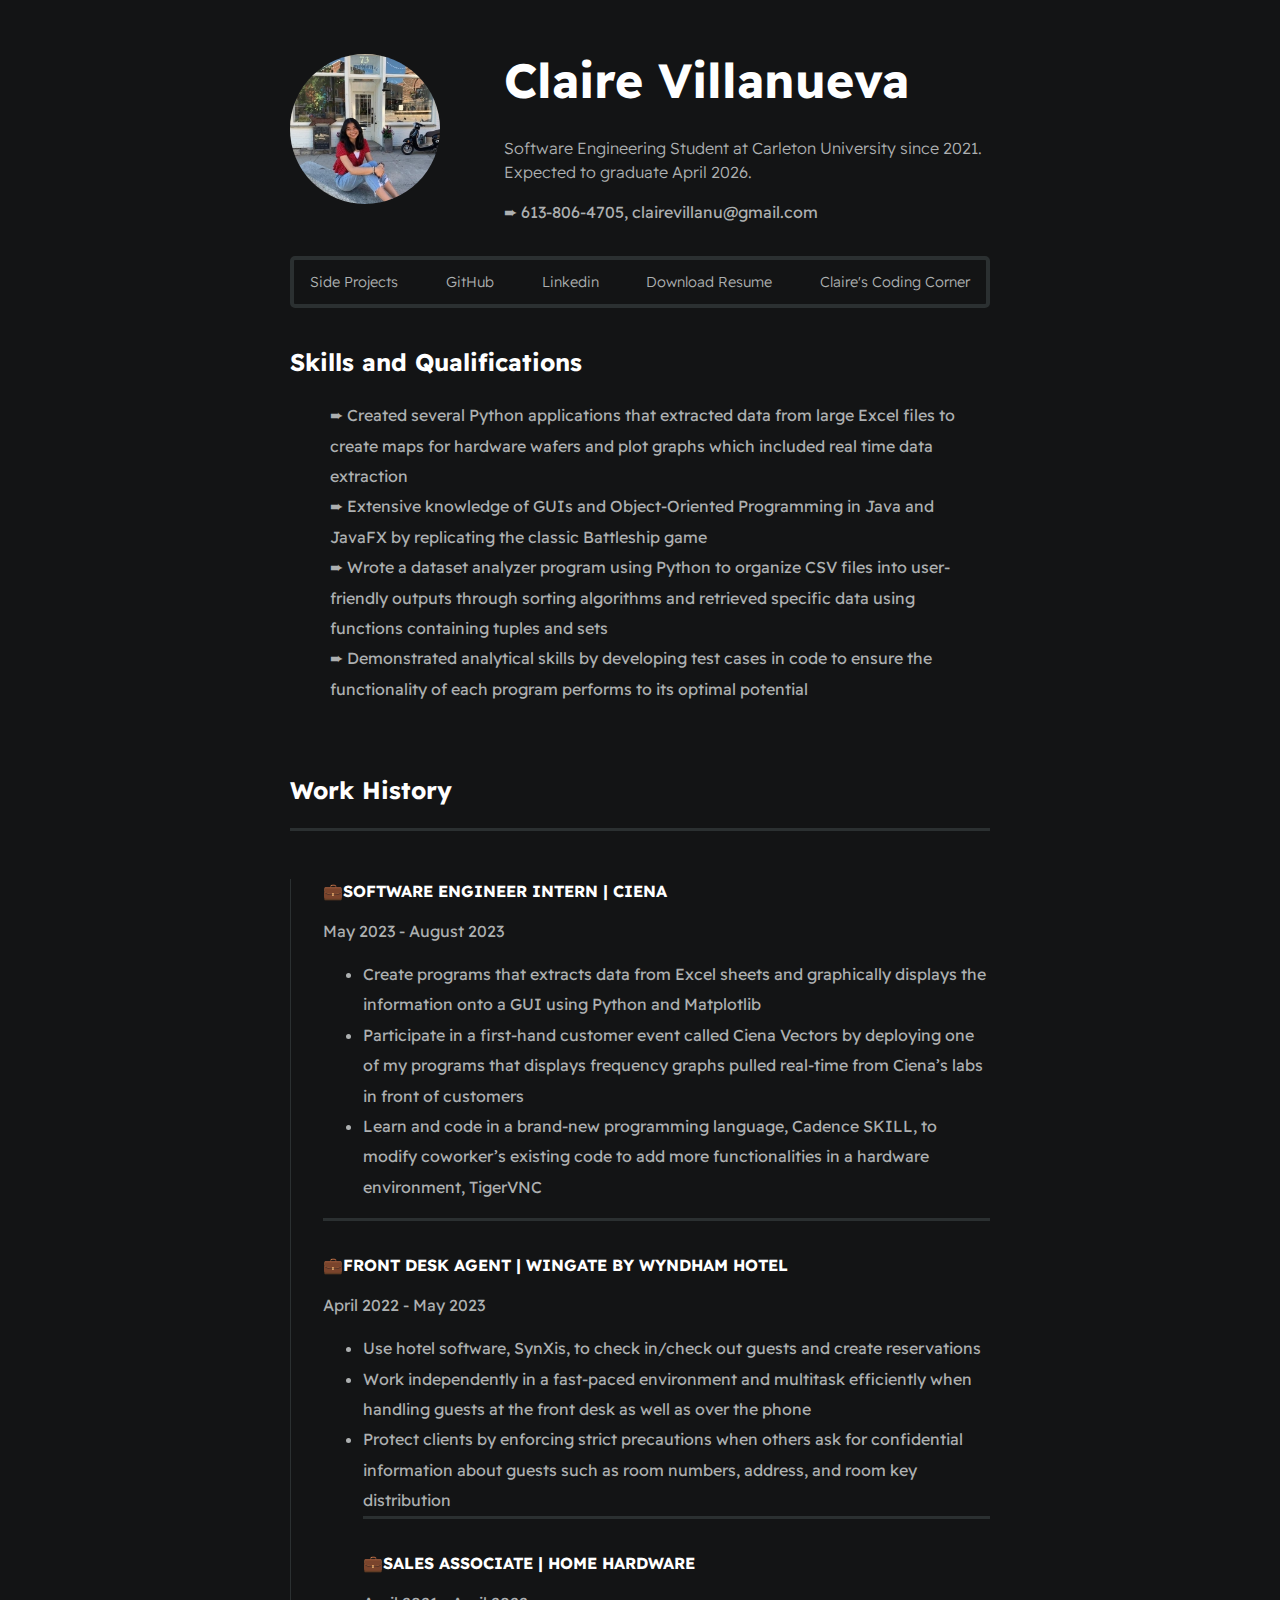
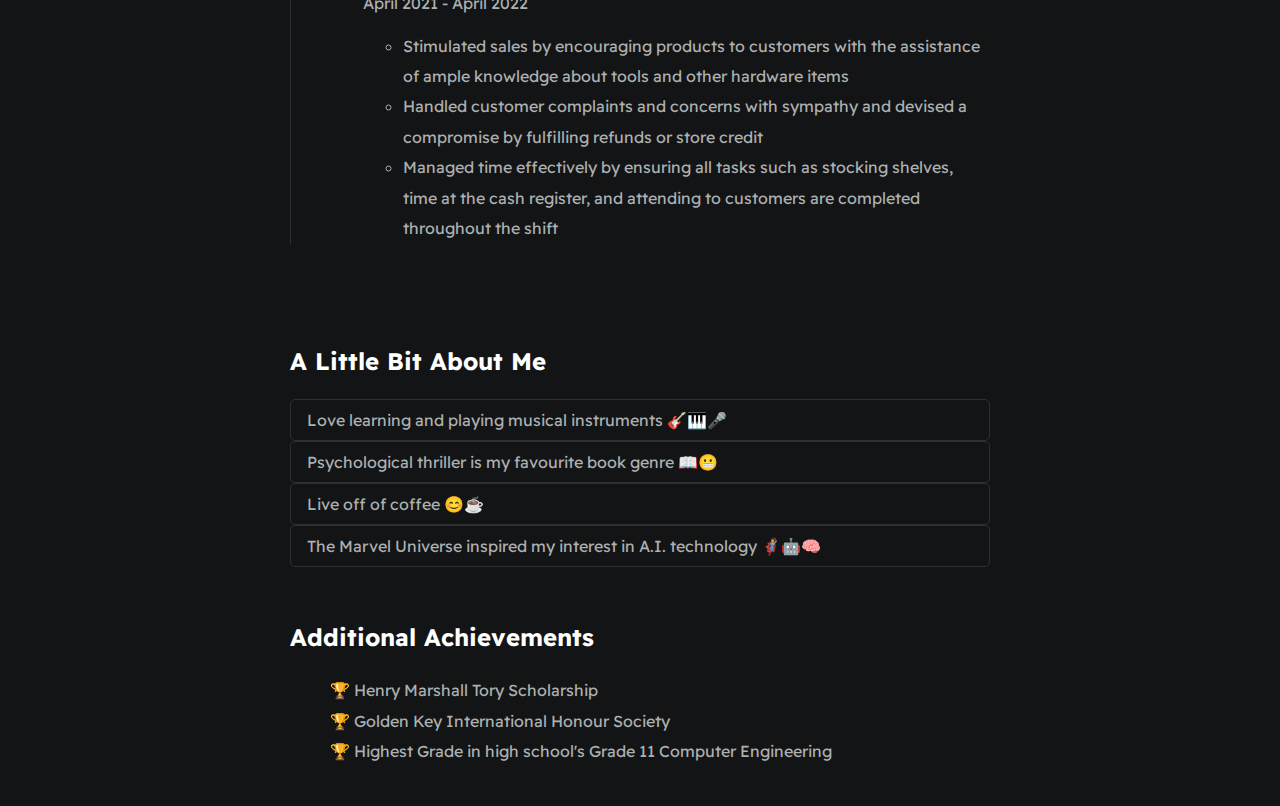
<file: index.html>
<!DOCTYPE html>
<html>
<head>
    <meta charset="utf-8">
    <meta http-equiv="X-UA-Compatible" content="IE=edge">
    <title>Claire Villanueva</title>
    <meta name="viewport" content="width=device-width, intial-scale=1">
    <link rel="stylesheet" type="text/css" media="screen" href="./styles/main.css">


</head>
<body>

    <div id="container--main">

        <!--to add style to each section  -->
        <section id="wrapper--hero" class="section--page">
            <div class ="pfp-container">
                <img id="pfp" src="./resources/images/pfp.jpg"/>
            </div>
            <script src="script.js"></script>


            <div>
                <h1 id="username">Claire Villanueva</h1>
                <p id="bio">Software Engineering Student at Carleton University since 2021. Expected to graduate April 2026.</p>
                <p>➨ 613-806-4705, clairevillanu@gmail.com</p>
            </div>
        </section>

        <!-- creating interactive sections -->
        <sections class="section--page">
            <div id="socials--list">
                <!-- using "target" to prevent link to open in a brand new tab -->
                <a href="sideProjects.html" target="_blank">Side Projects</a>
                <a href="https://github.com/clairevillan" target="_blank">GitHub</a>
                <a href="https://www.linkedin.com/in/e-clairevillanueva" target="_blank">Linkedin</a>
                <a href="./resources/ClaireVillanuevaResume.pdf" target="_blank">Download Resume</a>
                <a href="https://open.spotify.com/playlist/7oWyeWReJKv7pXT11fECsB?si=3a0d39b9df4e47c6" target="_blank">Claire's Coding Corner</a>
            </div>
        </sections>

        <section class="section--page">
            <h2>Skills and Qualifications</h2>
            <ul id="qualifications--list">
                <li>➨ Created several Python applications that extracted data from large Excel files to create maps for hardware wafers 
                and plot graphs which included real time data extraction</li>
                <li>➨ Extensive knowledge of GUIs and Object-Oriented Programming in Java and JavaFX by replicating the classic Battleship game</li>
                <li>➨ Wrote a dataset analyzer program using Python to organize CSV files into user-friendly outputs through
                    sorting algorithms and retrieved specific data using functions containing tuples and sets</li>
                <li>➨ Demonstrated analytical skills by developing test cases in code to ensure the functionality of
                    each program performs to its optimal potential</li>
                
            </ul>
        </section>

        <section id="work-history-wrapper" class="section--page">
            <h2>Work History</h2>
            <div class="line-break"></div>
            <div class="card--work-history">
                <strong>💼SOFTWARE ENGINEER INTERN | CIENA </strong>
                <p>May 2023 - August 2023</p>
                <ul>
                    <li>Create programs that extracts data from Excel sheets and graphically displays the information onto a GUI using Python and Matplotlib</li>
                    <li>Participate in a first-hand customer event called Ciena Vectors by deploying one of my programs that displays frequency graphs pulled real-time from Ciena’s labs in front of customers</li>
                    <li>Learn and code in a brand-new programming language, Cadence SKILL, to modify coworker’s existing code to add more functionalities in a hardware environment, TigerVNC</li>
                </ul> 

                <div class="line-break"></div>
                <strong>💼FRONT DESK AGENT | WINGATE BY WYNDHAM HOTEL</strong>
                <p>April 2022 - May 2023</p>
                <ul>
                    <li>Use hotel software, SynXis, to check in/check out guests and create reservations</li>
                    <li>Work independently in a fast-paced environment and multitask efficiently when handling guests at the front desk as well as over the phone</li>
                    <li>Protect clients by enforcing strict precautions when others ask for confidential information about guests such as room numbers, address, and room key distribution</li>

                <div class="line-break"></div>
                <strong>💼SALES ASSOCIATE | HOME HARDWARE</strong>
                <p>April 2021 - April 2022</p>
                <ul>
                    <li>Stimulated sales by encouraging products to customers with the assistance of ample knowledge
                        about tools and other hardware items</li>
                    <li>Handled customer complaints and concerns with sympathy and devised a compromise by fulfilling refunds or store credit</li>
                    <li>Managed time effectively by ensuring all tasks such as stocking shelves, time at the cash register, and attending to customers are completed throughout the shift</li>
                </ul>  
            </div>
        </section>

        <section class="section--page">
            <h2>A Little Bit About Me</h2>

            <div id="wrapper--fact__items">
                <div class="card--fact">
                    <span>Love learning and playing musical instruments 🎸🎹🎤</span>
                </div>

                <div class="card--fact">
                    <span>Psychological thriller is my favourite book genre 📖😬</span>
                </div>

                <div class="card--fact">
                    <span>Live off of coffee 😊☕</span>
                </div>

                <div class="card--fact">
                    <span>The Marvel Universe inspired my interest in A.I. technology 🦸🤖🧠</span>
                </div>

            </div>
        </section>

        <section class="section--page">
            <h2>Additional Achievements</h2>
            <ul id="accomplishments--list">
                <li>🏆 Henry Marshall Tory Scholarship</li>
                <li>🏆 Golden Key International Honour Society</li>
                <li>🏆 Highest Grade in high school's Grade 11 Computer Engineering</li>
            </ul>
        </section>

        <!-- <section class="section--page">
            <h2>Exploring the World</h2>
            <div class ="gallery--container">

                <div class="slides">
                    <img src="./resources/images/bahamas.jpg">
                    <div class="caption">Bahamas</div>
                </div>

                <div class="slides">
                    <img src="./resources/images/vegas.jpg">
                    <div class="caption">Las Vegas, Nevada</div>
                </div>

                <div class="slides">
                    <img src="./resources/images/mexico.jpg">
                    <div class="caption">Mexico</div>
                </div>

                <a class="prev" onclick="plusSlides(-1)">&#x21d0</a>
                <a class="next" onclick="plusSlides(1)">&#x21d2</a>

            </div>
        </section> -->


    </div>

</body>
</html>
</file>
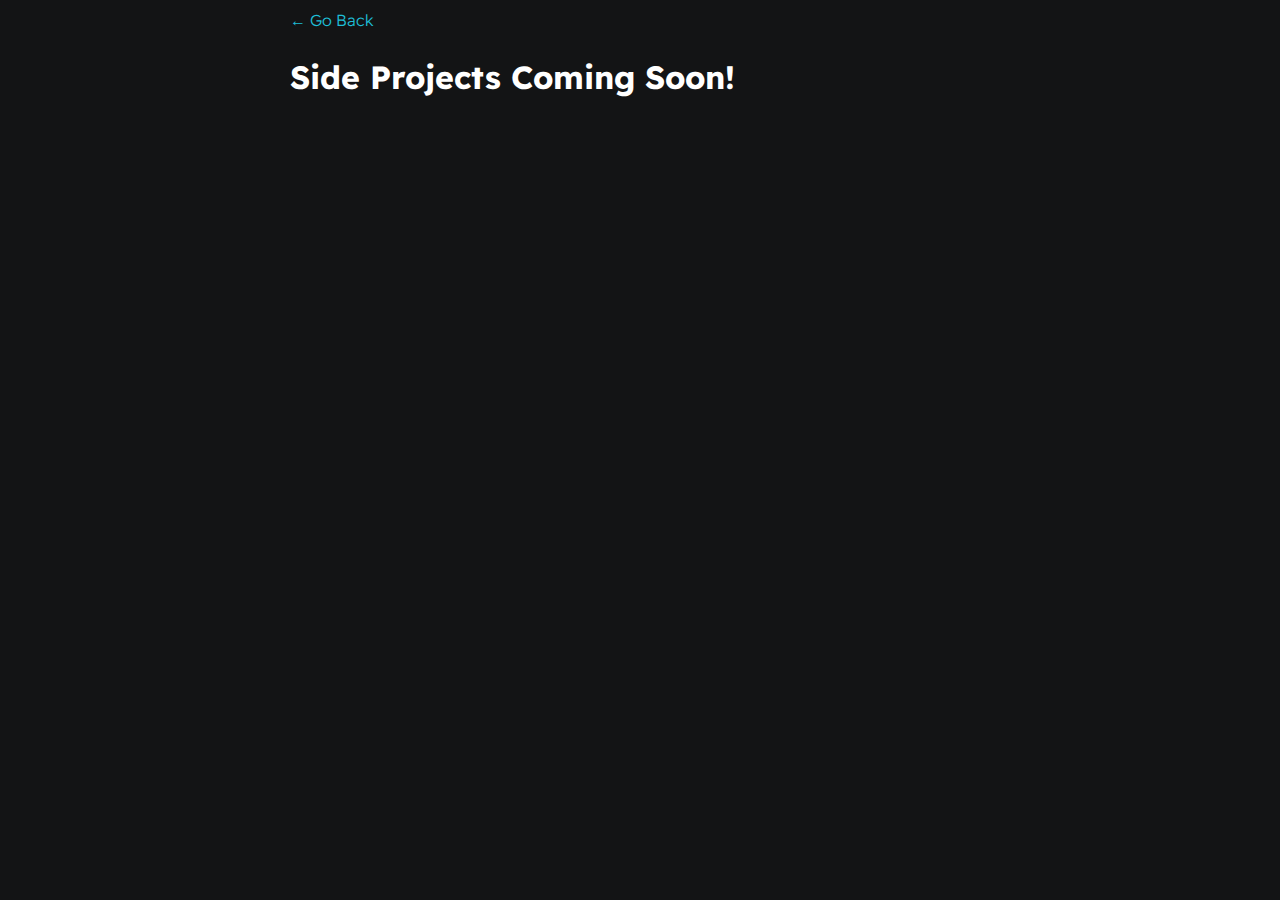
<file: sideProjects.html>
<!DOCTYPE html>
<html>
    <head>
        <meta charset="utf-8">
        <meta http-equiv="X-UA-Compatible" content="IE=edge">
        <title>Projects</title>
        <meta name="viewport" content="width=device-width, intial-scale=1">
        <link rel="stylesheet" type="text/css" media="screen" href="./styles/main.css">
    </head>

    <body>
        <div id="container--main">
            <a href="index.html">&#x2190; Go Back</a>
            <h1>Side Projects Coming Soon!</h1>
        </div>
    </body>
</html>
</file>
<file: styles/main.css>
@import url('https://fonts.googleapis.com/css2?family=Readex+Pro:wght@300;400;500;600;700&display=swap');

/* adding css variables */
:root{

    --mainTextColor:#fff;
    --secondaryTextColor:#adb0b1;
    --mainLinkColor:rgb(30, 190,214);
    --mainBorderColor:#2b3031;
    --mainBgColor:#131415;

}

/* main */
*{
    font-family: 'Readex Pro';
    line-height: 1.5em;
    box-sizing: border-box;
    color: var(--mainTextColor);

}

body{
    background-color: var(--mainBgColor);
}

p, span, li{
    color: var(--secondaryTextColor);
    font-size: 1em;
}

a{
    /*removing underline in links */
    text-decoration: none;
    color: var(--mainLinkColor);
    font-size: 500;
}

li{
    line-height: 1.9em;
}

#container--main{
    max-width: 700px;
    margin: 0 auto;
}

.section--page{
    padding-top: 1em;
    padding-bottom: 1em;
}

#wrapper--hero{
    /* inline everything */
    display: flex;
    align-items: center;
    /*using flex box */
    gap: 4em;
}

#username{
    font-size: 3em;
    line-height: 1em;
}

#bio, a{
    font-weight: 300;
}

#pfp{
    border-radius:50%;
    width:150px;
    height:150px;
    object-fit:cover;
}

.pfp-container img{
    width: 100%;
    height: 100%;
}

img{cursor: pointer}

#email{
    color: var(--mainTextColor);
}

#socials--list{
    display:flex;
    justify-content:space-between;
    column-gap: 1em;
    flex-wrap: wrap;
    border:4px solid var(--mainBorderColor);
    padding: 0.7em 1em;
    border-radius: 5px;

}

#socials--list a{
    font-size:0.9em;
    color:var(--secondaryTextColor);
}

#socials--list a:hover{
    color: var(--mainLinkColor);
}

#qualifications--list, #accomplishments--list{
    list-style:none;

}

#wrapper--fact_items{
    display: flex;
    flex-wrap: wrap;
    gap: 1em;
    font-size: 0.9em;
}

.card--fact{
    border:1px solid var(--mainBorderColor);
    padding: 0.5em 1em;
    border-radius: 5px;
}

.card--work-history{
    border-left: 1px solid var(--mainBorderColor);
    margin-top: 3em;
    margin-bottom: 3em;
    padding-left: 2em;

}

.line-break{
    background-color:var(--mainBorderColor);
    height: 3px;
    margin-bottom: 2em;
    
}

/* adding responsiveness*/
@media(max-width:600px){
    #wrapper--hero{
        flex-direction: column;
        
    }
}
</file>
